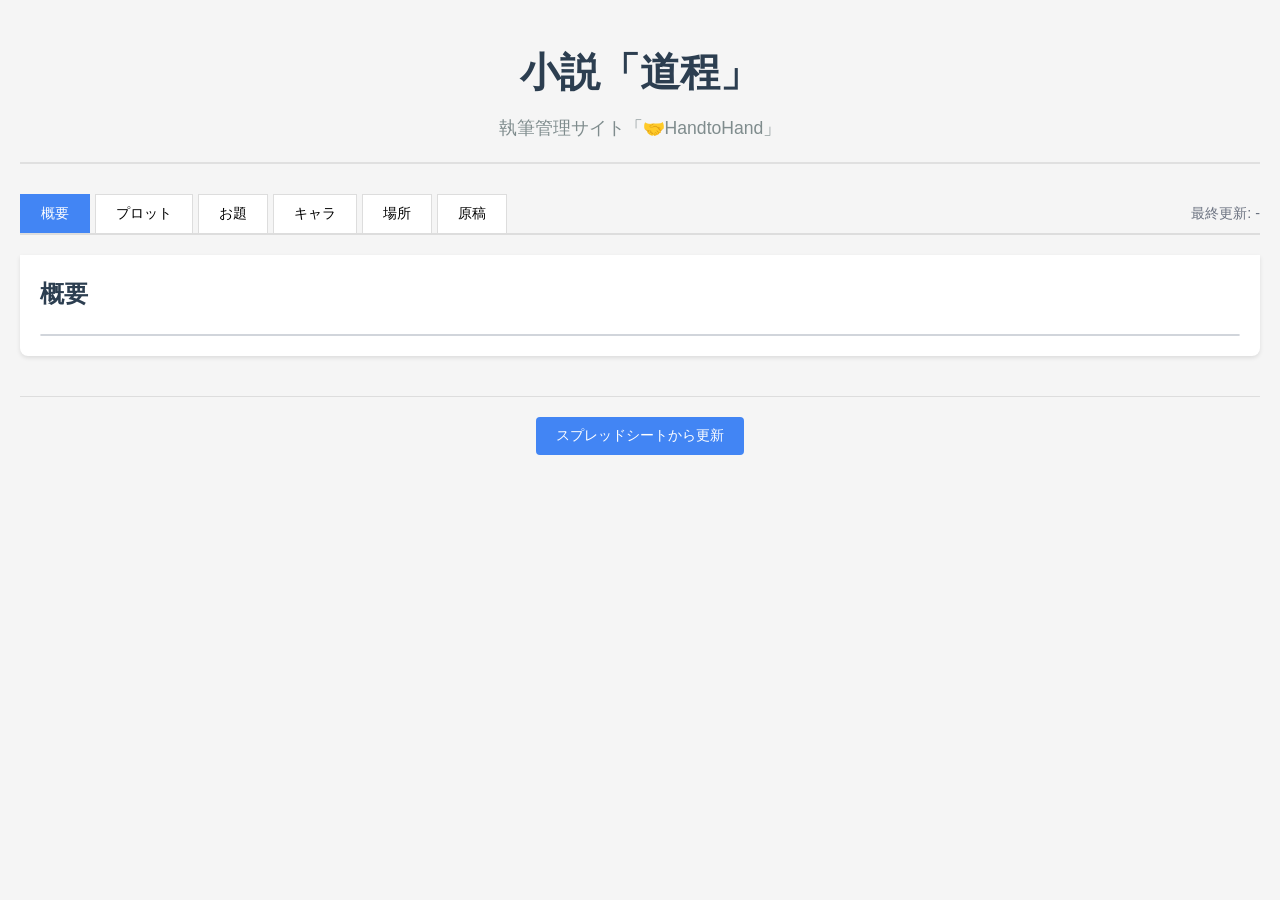
<file: index.html>
<!DOCTYPE html>
<html lang="ja">
<head>
    <meta charset="UTF-8">
    <meta name="viewport" content="width=device-width, initial-scale=1.0">
    <title>「道程」執筆管理サイト「🤝HandtoHand」</title>
    <link rel="stylesheet" href="style.css">
</head>
<body>
    <div class="container">
        <header>
            <h1>小説「道程」</h1>
            <p class="subtitle">執筆管理サイト「🤝HandtoHand」</p>
        </header>

        <nav class="tab-nav">
            <button class="tab-button active" data-tab="overview">概要</button>
            <button class="tab-button" data-tab="plot">プロット</button>
            <button class="tab-button" data-tab="theme">お題</button>
            <button class="tab-button" data-tab="characters">キャラ</button>
            <button class="tab-button" data-tab="locations">場所</button>
            <button class="tab-button" data-tab="manuscript">原稿</button>
            <span class="tab-last-updated">最終更新: <span id="tab-last-updated-time">-</span></span>
        </nav>

        <main>
            <!-- 概要タブ -->
            <div class="tab-content active" id="overview">
                <h2>概要</h2>
                <div class="table-container">
                    <table id="overview-table">
                        <tbody></tbody>
                    </table>
                </div>
            </div>

            <!-- プロットタブ -->
            <div class="tab-content" id="plot">
                <h2>プロット</h2>
                <div class="table-container">
                    <table id="plot-table">
                        <thead>
                            <tr>
                                <th>構成</th>
                                <th>お題</th>
                                <th>場所</th>
                                <th>No.</th>
                                <th>掲載</th>
                                <th>着手</th>
                                <th>校正</th>
                                <th>音楽</th>
                                <th>あらすじ</th>
                                <th>できごと</th>
                                <th>執筆メモ</th>
                            </tr>
                        </thead>
                        <tbody></tbody>
                    </table>
                </div>
            </div>

            <!-- お題タブ -->
            <div class="tab-content" id="theme">
                <h2>お題</h2>
                <div class="table-container">
                    <table id="theme-table">
                        <thead>
                            <tr>
                                <th>章</th>
                                <th>お題</th>
                                <th>イメージ</th>
                                <th>補足</th>
                            </tr>
                        </thead>
                        <tbody></tbody>
                    </table>
                </div>
            </div>

            <!-- キャラタブ -->
            <div class="tab-content" id="characters">
                <h2>キャラ</h2>
                <div class="table-container">
                    <table id="characters-table">
                        <thead>
                            <tr>
                                <th>名前</th>
                                <th>役割</th>
                                <th>性格</th>
                                <th>備考</th>
                                <th>外見</th>
                                <th>メモ</th>
                            </tr>
                        </thead>
                        <tbody></tbody>
                    </table>
                </div>
            </div>

            <!-- 場所タブ -->
            <div class="tab-content" id="locations">
                <h2>場所</h2>
                <div class="table-container">
                    <table id="locations-table">
                        <thead>
                            <tr>
                                <th>場所名</th>
                                <th>説明</th>
                                <th>重要度</th>
                            </tr>
                        </thead>
                        <tbody></tbody>
                    </table>
                </div>
            </div>

            <!-- 原稿タブ -->
            <div class="tab-content" id="manuscript">
                <h2>原稿</h2>
                <div class="table-container">
                    <table id="manuscript-table">
                        <thead>
                            <tr>
                                <th>構成</th>
                                <th>章題</th>
                                <th>No.</th>
                                <th>場所</th>
                                <th>原稿</th>
                                <th>文字数</th>
                                <th>アーカイブ</th>
                            </tr>
                        </thead>
                        <tbody></tbody>
                    </table>
                </div>
            </div>

        </main>

        <footer>
            <div class="update-controls">
                <button class="btn-sheets" onclick="refreshFromGoogleSheets()">スプレッドシートから更新</button>
            </div>
        </footer>
    </div>

    <!-- Google Sheets API -->
    <script src="https://apis.google.com/js/api.js"></script>
    <script src="config.js"></script>
    <script src="script.js"></script>
</body>
</html>
</file>
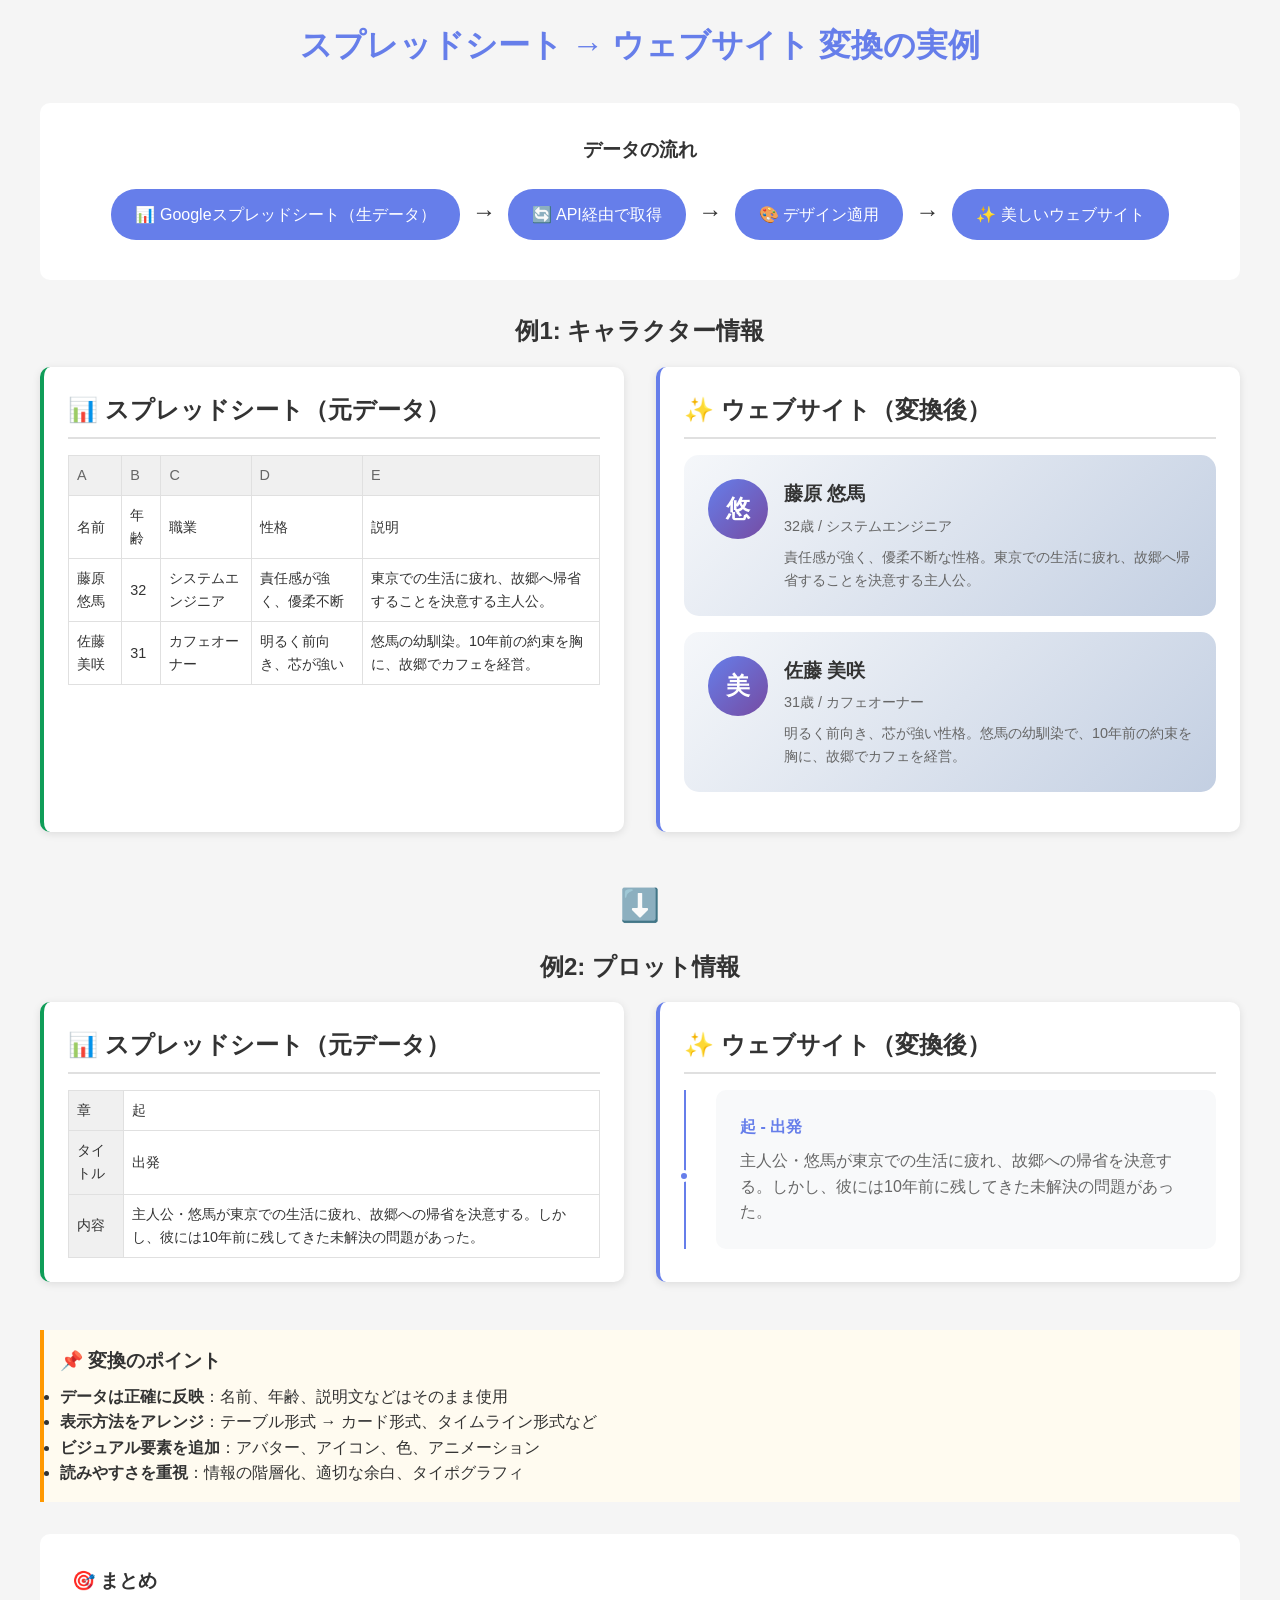
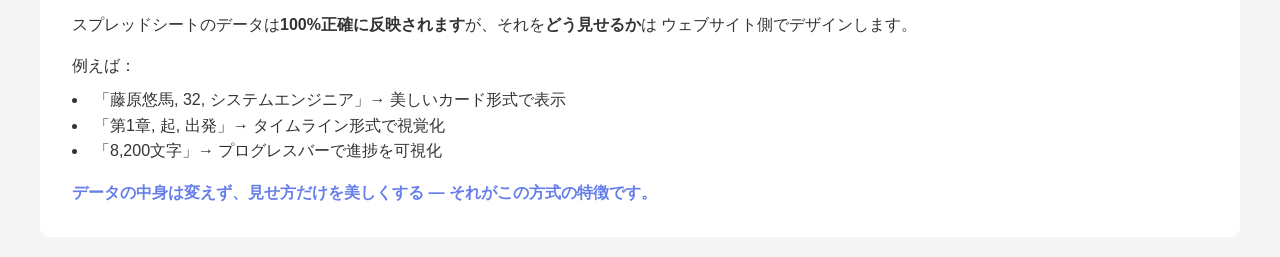
<file: comparison-example.html>
<!DOCTYPE html>
<html lang="ja">
<head>
    <meta charset="UTF-8">
    <meta name="viewport" content="width=device-width, initial-scale=1.0">
    <title>スプレッドシート vs サイト表示の比較</title>
    <style>
        * {
            margin: 0;
            padding: 0;
            box-sizing: border-box;
        }

        body {
            font-family: -apple-system, BlinkMacSystemFont, 'Segoe UI', 'Hiragino Sans', sans-serif;
            line-height: 1.6;
            color: #333;
            background: #f5f5f5;
            padding: 20px;
        }

        .container {
            max-width: 1200px;
            margin: 0 auto;
        }

        h1 {
            text-align: center;
            margin-bottom: 2rem;
            color: #667eea;
        }

        .comparison {
            display: grid;
            grid-template-columns: 1fr 1fr;
            gap: 2rem;
            margin-bottom: 3rem;
        }

        .side {
            background: white;
            border-radius: 10px;
            padding: 1.5rem;
            box-shadow: 0 2px 8px rgba(0,0,0,0.1);
        }

        .side h2 {
            margin-bottom: 1rem;
            padding-bottom: 0.5rem;
            border-bottom: 2px solid #e0e0e0;
        }

        .spreadsheet {
            border-left: 4px solid #0f9d58;
        }

        .website {
            border-left: 4px solid #667eea;
        }

        /* スプレッドシート風のテーブル */
        .sheet-table {
            width: 100%;
            border-collapse: collapse;
            font-size: 0.9rem;
        }

        .sheet-table th,
        .sheet-table td {
            border: 1px solid #e0e0e0;
            padding: 8px;
            text-align: left;
        }

        .sheet-table th {
            background: #f0f0f0;
            font-weight: normal;
            color: #666;
        }

        /* ウェブサイト風の表示 */
        .character-card {
            background: linear-gradient(135deg, #f5f7fa 0%, #c3cfe2 100%);
            border-radius: 15px;
            padding: 1.5rem;
            margin-bottom: 1rem;
            transition: transform 0.3s;
        }

        .character-card:hover {
            transform: translateY(-2px);
            box-shadow: 0 4px 12px rgba(0,0,0,0.15);
        }

        .avatar {
            width: 60px;
            height: 60px;
            background: linear-gradient(135deg, #667eea, #764ba2);
            border-radius: 50%;
            display: inline-flex;
            align-items: center;
            justify-content: center;
            color: white;
            font-size: 1.5rem;
            font-weight: bold;
            margin-right: 1rem;
            float: left;
        }

        .char-info {
            overflow: hidden;
        }

        .char-name {
            font-size: 1.2rem;
            font-weight: bold;
            color: #333;
            margin-bottom: 0.3rem;
        }

        .char-details {
            color: #666;
            font-size: 0.9rem;
        }

        .example-section {
            margin-bottom: 2rem;
        }

        .arrow {
            text-align: center;
            font-size: 2rem;
            color: #667eea;
            margin: 1rem 0;
        }

        .note {
            background: #fffbf0;
            border-left: 4px solid #ff9800;
            padding: 1rem;
            margin-top: 1rem;
        }

        .data-flow {
            background: white;
            border-radius: 10px;
            padding: 2rem;
            margin-bottom: 2rem;
            text-align: center;
        }

        .flow-step {
            display: inline-block;
            background: #667eea;
            color: white;
            padding: 0.8rem 1.5rem;
            border-radius: 25px;
            margin: 0.5rem;
        }

        @media (max-width: 768px) {
            .comparison {
                grid-template-columns: 1fr;
            }
        }
    </style>
</head>
<body>
    <div class="container">
        <h1>スプレッドシート → ウェブサイト 変換の実例</h1>

        <div class="data-flow">
            <h3>データの流れ</h3>
            <div style="margin-top: 1rem;">
                <span class="flow-step">📊 Googleスプレッドシート（生データ）</span>
                <span style="font-size: 1.5rem;">→</span>
                <span class="flow-step">🔄 API経由で取得</span>
                <span style="font-size: 1.5rem;">→</span>
                <span class="flow-step">🎨 デザイン適用</span>
                <span style="font-size: 1.5rem;">→</span>
                <span class="flow-step">✨ 美しいウェブサイト</span>
            </div>
        </div>

        <!-- キャラクター情報の例 -->
        <div class="example-section">
            <h2 style="text-align: center; margin-bottom: 1rem;">例1: キャラクター情報</h2>
            <div class="comparison">
                <div class="side spreadsheet">
                    <h2>📊 スプレッドシート（元データ）</h2>
                    <table class="sheet-table">
                        <thead>
                            <tr>
                                <th>A</th>
                                <th>B</th>
                                <th>C</th>
                                <th>D</th>
                                <th>E</th>
                            </tr>
                        </thead>
                        <tbody>
                            <tr>
                                <td>名前</td>
                                <td>年齢</td>
                                <td>職業</td>
                                <td>性格</td>
                                <td>説明</td>
                            </tr>
                            <tr>
                                <td>藤原悠馬</td>
                                <td>32</td>
                                <td>システムエンジニア</td>
                                <td>責任感が強く、優柔不断</td>
                                <td>東京での生活に疲れ、故郷へ帰省することを決意する主人公。</td>
                            </tr>
                            <tr>
                                <td>佐藤美咲</td>
                                <td>31</td>
                                <td>カフェオーナー</td>
                                <td>明るく前向き、芯が強い</td>
                                <td>悠馬の幼馴染。10年前の約束を胸に、故郷でカフェを経営。</td>
                            </tr>
                        </tbody>
                    </table>
                </div>

                <div class="side website">
                    <h2>✨ ウェブサイト（変換後）</h2>
                    <div class="character-card">
                        <div class="avatar">悠</div>
                        <div class="char-info">
                            <div class="char-name">藤原 悠馬</div>
                            <div class="char-details">32歳 / システムエンジニア</div>
                            <div class="char-details" style="margin-top: 0.5rem;">
                                責任感が強く、優柔不断な性格。東京での生活に疲れ、故郷へ帰省することを決意する主人公。
                            </div>
                        </div>
                    </div>
                    <div class="character-card">
                        <div class="avatar">美</div>
                        <div class="char-info">
                            <div class="char-name">佐藤 美咲</div>
                            <div class="char-details">31歳 / カフェオーナー</div>
                            <div class="char-details" style="margin-top: 0.5rem;">
                                明るく前向き、芯が強い性格。悠馬の幼馴染で、10年前の約束を胸に、故郷でカフェを経営。
                            </div>
                        </div>
                    </div>
                </div>
            </div>
        </div>

        <div class="arrow">⬇️</div>

        <!-- プロット情報の例 -->
        <div class="example-section">
            <h2 style="text-align: center; margin-bottom: 1rem;">例2: プロット情報</h2>
            <div class="comparison">
                <div class="side spreadsheet">
                    <h2>📊 スプレッドシート（元データ）</h2>
                    <table class="sheet-table">
                        <tbody>
                            <tr>
                                <td style="background: #f0f0f0;">章</td>
                                <td>起</td>
                            </tr>
                            <tr>
                                <td style="background: #f0f0f0;">タイトル</td>
                                <td>出発</td>
                            </tr>
                            <tr>
                                <td style="background: #f0f0f0;">内容</td>
                                <td>主人公・悠馬が東京での生活に疲れ、故郷への帰省を決意する。しかし、彼には10年前に残してきた未解決の問題があった。</td>
                            </tr>
                        </tbody>
                    </table>
                </div>

                <div class="side website">
                    <h2>✨ ウェブサイト（変換後）</h2>
                    <div style="position: relative; padding-left: 2rem;">
                        <div style="position: absolute; left: 0; top: 0; bottom: 0; width: 2px; background: #667eea;"></div>
                        <div style="background: #f8f9fa; border-radius: 10px; padding: 1.5rem; position: relative;">
                            <div style="position: absolute; left: -2rem; top: 50%; transform: translateX(-50%); width: 12px; height: 12px; background: #667eea; border-radius: 50%; border: 3px solid white;"></div>
                            <h4 style="color: #667eea; margin-bottom: 0.5rem;">起 - 出発</h4>
                            <p style="color: #666;">主人公・悠馬が東京での生活に疲れ、故郷への帰省を決意する。しかし、彼には10年前に残してきた未解決の問題があった。</p>
                        </div>
                    </div>
                </div>
            </div>
        </div>

        <div class="note">
            <h3>📌 変換のポイント</h3>
            <ul style="margin-top: 0.5rem;">
                <li><strong>データは正確に反映</strong>：名前、年齢、説明文などはそのまま使用</li>
                <li><strong>表示方法をアレンジ</strong>：テーブル形式 → カード形式、タイムライン形式など</li>
                <li><strong>ビジュアル要素を追加</strong>：アバター、アイコン、色、アニメーション</li>
                <li><strong>読みやすさを重視</strong>：情報の階層化、適切な余白、タイポグラフィ</li>
            </ul>
        </div>

        <div style="background: white; border-radius: 10px; padding: 2rem; margin-top: 2rem;">
            <h3>🎯 まとめ</h3>
            <p style="margin-top: 1rem;">
                スプレッドシートのデータは<strong>100%正確に反映されます</strong>が、それを<strong>どう見せるか</strong>は
                ウェブサイト側でデザインします。
            </p>
            <p style="margin-top: 1rem;">
                例えば：
            </p>
            <ul style="margin-top: 0.5rem; list-style-position: inside;">
                <li>「藤原悠馬, 32, システムエンジニア」→ 美しいカード形式で表示</li>
                <li>「第1章, 起, 出発」→ タイムライン形式で視覚化</li>
                <li>「8,200文字」→ プログレスバーで進捗を可視化</li>
            </ul>
            <p style="margin-top: 1rem; color: #667eea; font-weight: bold;">
                データの中身は変えず、見せ方だけを美しくする ― それがこの方式の特徴です。
            </p>
        </div>
    </div>
</body>
</html>
</file>
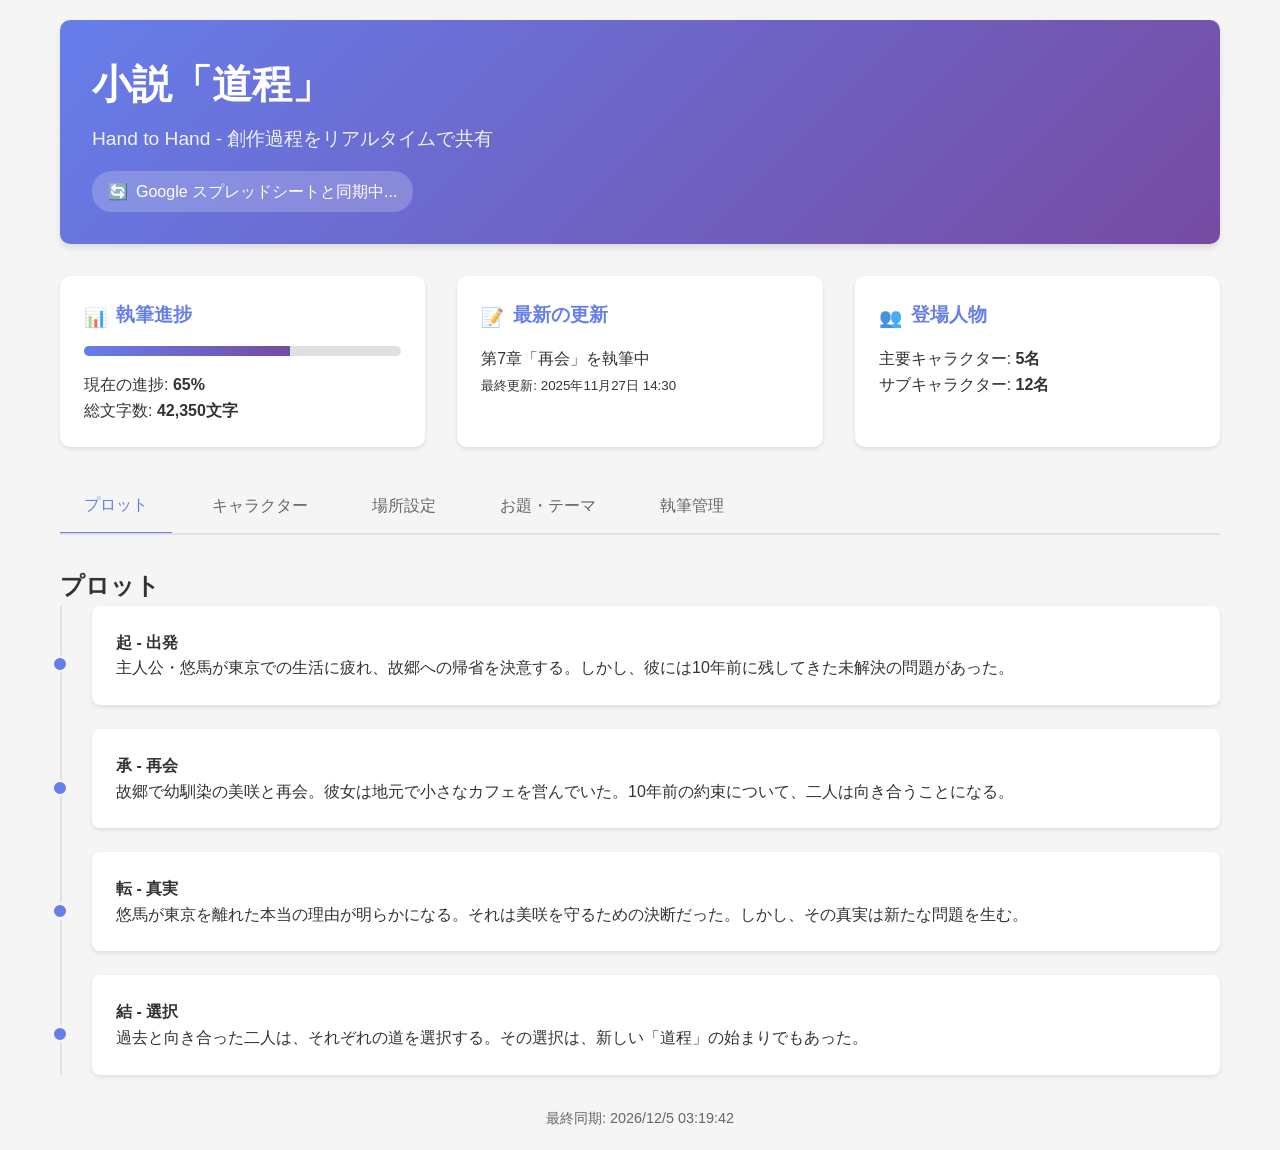
<file: demo-api.html>
<!DOCTYPE html>
<html lang="ja">
<head>
    <meta charset="UTF-8">
    <meta name="viewport" content="width=device-width, initial-scale=1.0">
    <title>道程 - Google Sheets API連携デモ</title>
    <style>
        * {
            margin: 0;
            padding: 0;
            box-sizing: border-box;
        }

        body {
            font-family: -apple-system, BlinkMacSystemFont, 'Segoe UI', 'Hiragino Sans', sans-serif;
            line-height: 1.6;
            color: #333;
            background: #f5f5f5;
        }

        .container {
            max-width: 1200px;
            margin: 0 auto;
            padding: 20px;
        }

        header {
            background: linear-gradient(135deg, #667eea 0%, #764ba2 100%);
            color: white;
            padding: 2rem;
            border-radius: 10px;
            margin-bottom: 2rem;
            box-shadow: 0 4px 6px rgba(0,0,0,0.1);
        }

        h1 {
            font-size: 2.5rem;
            margin-bottom: 0.5rem;
        }

        .subtitle {
            opacity: 0.9;
            font-size: 1.2rem;
        }

        .sync-status {
            background: rgba(255,255,255,0.2);
            padding: 0.5rem 1rem;
            border-radius: 20px;
            display: inline-flex;
            align-items: center;
            margin-top: 1rem;
            gap: 0.5rem;
        }

        .sync-status.syncing {
            animation: pulse 2s infinite;
        }

        @keyframes pulse {
            0%, 100% { opacity: 0.6; }
            50% { opacity: 1; }
        }

        .dashboard {
            display: grid;
            grid-template-columns: repeat(auto-fit, minmax(300px, 1fr));
            gap: 2rem;
            margin-bottom: 2rem;
        }

        .card {
            background: white;
            border-radius: 10px;
            padding: 1.5rem;
            box-shadow: 0 2px 4px rgba(0,0,0,0.1);
            transition: transform 0.2s;
        }

        .card:hover {
            transform: translateY(-2px);
            box-shadow: 0 4px 8px rgba(0,0,0,0.15);
        }

        .card h3 {
            color: #667eea;
            margin-bottom: 1rem;
            display: flex;
            align-items: center;
            gap: 0.5rem;
        }

        .card-icon {
            width: 24px;
            height: 24px;
            opacity: 0.8;
        }

        .progress-bar {
            background: #e0e0e0;
            height: 10px;
            border-radius: 5px;
            overflow: hidden;
            margin: 1rem 0;
        }

        .progress-fill {
            height: 100%;
            background: linear-gradient(to right, #667eea, #764ba2);
            transition: width 0.5s ease;
        }

        .tabs {
            display: flex;
            gap: 1rem;
            margin-bottom: 2rem;
            border-bottom: 2px solid #e0e0e0;
            overflow-x: auto;
        }

        .tab {
            padding: 1rem 1.5rem;
            border: none;
            background: none;
            cursor: pointer;
            font-size: 1rem;
            color: #666;
            white-space: nowrap;
            transition: all 0.3s;
        }

        .tab.active {
            color: #667eea;
            border-bottom: 3px solid #667eea;
            margin-bottom: -2px;
        }

        .tab-content {
            display: none;
            animation: fadeIn 0.3s;
        }

        .tab-content.active {
            display: block;
        }

        @keyframes fadeIn {
            from { opacity: 0; transform: translateY(10px); }
            to { opacity: 1; transform: translateY(0); }
        }

        .character-grid {
            display: grid;
            grid-template-columns: repeat(auto-fill, minmax(250px, 1fr));
            gap: 1.5rem;
        }

        .character-card {
            background: white;
            border-radius: 10px;
            padding: 1.5rem;
            box-shadow: 0 2px 4px rgba(0,0,0,0.1);
            text-align: center;
        }

        .character-avatar {
            width: 80px;
            height: 80px;
            background: linear-gradient(135deg, #667eea, #764ba2);
            border-radius: 50%;
            margin: 0 auto 1rem;
            display: flex;
            align-items: center;
            justify-content: center;
            color: white;
            font-size: 2rem;
            font-weight: bold;
        }

        .plot-timeline {
            position: relative;
            padding-left: 2rem;
        }

        .plot-timeline::before {
            content: '';
            position: absolute;
            left: 0;
            top: 0;
            bottom: 0;
            width: 2px;
            background: #e0e0e0;
        }

        .plot-point {
            position: relative;
            padding: 1.5rem;
            background: white;
            border-radius: 8px;
            margin-bottom: 1.5rem;
            box-shadow: 0 2px 4px rgba(0,0,0,0.1);
        }

        .plot-point::before {
            content: '';
            position: absolute;
            left: -2rem;
            top: 50%;
            transform: translateX(-50%);
            width: 12px;
            height: 12px;
            background: #667eea;
            border-radius: 50%;
            border: 3px solid #f5f5f5;
        }

        .location-map {
            background: white;
            border-radius: 10px;
            padding: 2rem;
            margin-top: 1rem;
            box-shadow: 0 2px 4px rgba(0,0,0,0.1);
        }

        .location-item {
            padding: 1rem;
            border-left: 4px solid #667eea;
            margin-bottom: 1rem;
            background: #f8f8fc;
        }

        .last-update {
            color: #666;
            font-size: 0.9rem;
            margin-top: 2rem;
            text-align: center;
        }

        .loading {
            text-align: center;
            padding: 3rem;
            color: #666;
        }

        .spinner {
            border: 3px solid #f3f3f3;
            border-top: 3px solid #667eea;
            border-radius: 50%;
            width: 40px;
            height: 40px;
            animation: spin 1s linear infinite;
            margin: 0 auto 1rem;
        }

        @keyframes spin {
            0% { transform: rotate(0deg); }
            100% { transform: rotate(360deg); }
        }
    </style>
</head>
<body>
    <div class="container">
        <header>
            <h1>小説「道程」</h1>
            <p class="subtitle">Hand to Hand - 創作過程をリアルタイムで共有</p>
            <div class="sync-status syncing">
                <span>🔄</span>
                <span>Google スプレッドシートと同期中...</span>
            </div>
        </header>

        <div class="dashboard">
            <div class="card">
                <h3>
                    <span class="card-icon">📊</span>
                    執筆進捗
                </h3>
                <div class="progress-bar">
                    <div class="progress-fill" style="width: 65%"></div>
                </div>
                <p>現在の進捗: <strong>65%</strong></p>
                <p>総文字数: <strong>42,350文字</strong></p>
            </div>

            <div class="card">
                <h3>
                    <span class="card-icon">📝</span>
                    最新の更新
                </h3>
                <p>第7章「再会」を執筆中</p>
                <p><small>最終更新: 2025年11月27日 14:30</small></p>
            </div>

            <div class="card">
                <h3>
                    <span class="card-icon">👥</span>
                    登場人物
                </h3>
                <p>主要キャラクター: <strong>5名</strong></p>
                <p>サブキャラクター: <strong>12名</strong></p>
            </div>
        </div>

        <nav class="tabs">
            <button class="tab active" onclick="showTab('plot')">プロット</button>
            <button class="tab" onclick="showTab('characters')">キャラクター</button>
            <button class="tab" onclick="showTab('locations')">場所設定</button>
            <button class="tab" onclick="showTab('themes')">お題・テーマ</button>
            <button class="tab" onclick="showTab('progress')">執筆管理</button>
        </nav>

        <div id="plot" class="tab-content active">
            <h2>プロット</h2>
            <div class="plot-timeline">
                <div class="plot-point">
                    <h4>起 - 出発</h4>
                    <p>主人公・悠馬が東京での生活に疲れ、故郷への帰省を決意する。しかし、彼には10年前に残してきた未解決の問題があった。</p>
                </div>
                <div class="plot-point">
                    <h4>承 - 再会</h4>
                    <p>故郷で幼馴染の美咲と再会。彼女は地元で小さなカフェを営んでいた。10年前の約束について、二人は向き合うことになる。</p>
                </div>
                <div class="plot-point">
                    <h4>転 - 真実</h4>
                    <p>悠馬が東京を離れた本当の理由が明らかになる。それは美咲を守るための決断だった。しかし、その真実は新たな問題を生む。</p>
                </div>
                <div class="plot-point">
                    <h4>結 - 選択</h4>
                    <p>過去と向き合った二人は、それぞれの道を選択する。その選択は、新しい「道程」の始まりでもあった。</p>
                </div>
            </div>
        </div>

        <div id="characters" class="tab-content">
            <h2>キャラクター設定</h2>
            <div class="character-grid">
                <div class="character-card">
                    <div class="character-avatar">悠</div>
                    <h4>藤原 悠馬</h4>
                    <p><strong>年齢:</strong> 32歳</p>
                    <p><strong>職業:</strong> システムエンジニア</p>
                    <p><strong>性格:</strong> 責任感が強く、優柔不断</p>
                    <p><small>東京での生活に疲れ、故郷へ帰省することを決意する主人公。</small></p>
                </div>
                <div class="character-card">
                    <div class="character-avatar">美</div>
                    <h4>佐藤 美咲</h4>
                    <p><strong>年齢:</strong> 31歳</p>
                    <p><strong>職業:</strong> カフェオーナー</p>
                    <p><strong>性格:</strong> 明るく前向き、芯が強い</p>
                    <p><small>悠馬の幼馴染。10年前の約束を胸に、故郷でカフェを経営。</small></p>
                </div>
                <div class="character-card">
                    <div class="character-avatar">健</div>
                    <h4>山田 健太</h4>
                    <p><strong>年齢:</strong> 33歳</p>
                    <p><strong>職業:</strong> 地元企業勤務</p>
                    <p><strong>性格:</strong> 面倒見が良い、お節介</p>
                    <p><small>悠馬と美咲の共通の友人。二人の関係を心配している。</small></p>
                </div>
            </div>
        </div>

        <div id="locations" class="tab-content">
            <h2>場所設定</h2>
            <div class="location-map">
                <div class="location-item">
                    <h4>海沿いの町</h4>
                    <p>物語の舞台となる故郷。人口約2万人の小さな港町。</p>
                </div>
                <div class="location-item">
                    <h4>café 道程</h4>
                    <p>美咲が経営するカフェ。海が見える高台にあり、地元の人々の憩いの場。</p>
                </div>
                <div class="location-item">
                    <h4>灯台</h4>
                    <p>悠馬と美咲の思い出の場所。10年前の約束もここで交わされた。</p>
                </div>
                <div class="location-item">
                    <h4>東京のオフィス</h4>
                    <p>悠馬が働くIT企業。都心の高層ビルにあり、故郷とは対照的な環境。</p>
                </div>
            </div>
        </div>

        <div id="themes" class="tab-content">
            <h2>お題・テーマ</h2>
            <div class="card">
                <h3>中心テーマ</h3>
                <p><strong>「道程」</strong> - 人生の歩み、選択、そして新しい一歩</p>
                <ul>
                    <li>過去との向き合い方</li>
                    <li>故郷と都会の対比</li>
                    <li>約束と責任</li>
                    <li>再出発の勇気</li>
                </ul>
            </div>
            <div class="card">
                <h3>執筆のきっかけ</h3>
                <p>「もし10年前に違う選択をしていたら」という問いから始まった物語。誰もが抱える「もしも」に向き合う勇気について描きたかった。</p>
            </div>
        </div>

        <div id="progress" class="tab-content">
            <h2>執筆管理</h2>
            <div class="card">
                <h3>章別進捗</h3>
                <table style="width: 100%; margin-top: 1rem;">
                    <tr>
                        <th style="text-align: left; padding: 0.5rem;">章</th>
                        <th style="text-align: left; padding: 0.5rem;">タイトル</th>
                        <th style="text-align: right; padding: 0.5rem;">文字数</th>
                        <th style="text-align: center; padding: 0.5rem;">状態</th>
                    </tr>
                    <tr>
                        <td style="padding: 0.5rem;">第1章</td>
                        <td style="padding: 0.5rem;">帰郷</td>
                        <td style="text-align: right; padding: 0.5rem;">8,200</td>
                        <td style="text-align: center; padding: 0.5rem;">✅ 完了</td>
                    </tr>
                    <tr>
                        <td style="padding: 0.5rem;">第2章</td>
                        <td style="padding: 0.5rem;">十年ぶりの海</td>
                        <td style="text-align: right; padding: 0.5rem;">7,500</td>
                        <td style="text-align: center; padding: 0.5rem;">✅ 完了</td>
                    </tr>
                    <tr>
                        <td style="padding: 0.5rem;">第3章</td>
                        <td style="padding: 0.5rem;">café 道程</td>
                        <td style="text-align: right; padding: 0.5rem;">9,100</td>
                        <td style="text-align: center; padding: 0.5rem;">✅ 完了</td>
                    </tr>
                    <tr>
                        <td style="padding: 0.5rem;">第4章</td>
                        <td style="padding: 0.5rem;">約束の灯台</td>
                        <td style="text-align: right; padding: 0.5rem;">6,800</td>
                        <td style="text-align: center; padding: 0.5rem;">✅ 完了</td>
                    </tr>
                    <tr>
                        <td style="padding: 0.5rem;">第5章</td>
                        <td style="padding: 0.5rem;">真実</td>
                        <td style="text-align: right; padding: 0.5rem;">5,400</td>
                        <td style="text-align: center; padding: 0.5rem;">✅ 完了</td>
                    </tr>
                    <tr>
                        <td style="padding: 0.5rem;">第6章</td>
                        <td style="padding: 0.5rem;">選択</td>
                        <td style="text-align: right; padding: 0.5rem;">5,350</td>
                        <td style="text-align: center; padding: 0.5rem;">✅ 完了</td>
                    </tr>
                    <tr>
                        <td style="padding: 0.5rem;">第7章</td>
                        <td style="padding: 0.5rem;">新しい道程</td>
                        <td style="text-align: right; padding: 0.5rem;">2,100</td>
                        <td style="text-align: center; padding: 0.5rem;">📝 執筆中</td>
                    </tr>
                </table>
            </div>
        </div>

        <div class="last-update">
            最終同期: <span id="lastSync">2025年11月27日 14:30:45</span>
        </div>
    </div>

    <script>
        // タブ切り替え機能
        function showTab(tabName) {
            // すべてのタブコンテンツを非表示
            document.querySelectorAll('.tab-content').forEach(content => {
                content.classList.remove('active');
            });
            
            // すべてのタブボタンから active クラスを削除
            document.querySelectorAll('.tab').forEach(tab => {
                tab.classList.remove('active');
            });
            
            // 選択されたタブを表示
            document.getElementById(tabName).classList.add('active');
            
            // 選択されたタブボタンに active クラスを追加
            event.target.classList.add('active');
        }

        // 同期状態のシミュレーション
        setTimeout(() => {
            const syncStatus = document.querySelector('.sync-status');
            syncStatus.classList.remove('syncing');
            syncStatus.innerHTML = '<span>✅</span><span>同期完了</span>';
        }, 2000);

        // リアルタイム更新のシミュレーション
        setInterval(() => {
            const now = new Date();
            const formatted = now.toLocaleString('ja-JP', {
                year: 'numeric',
                month: 'numeric', 
                day: 'numeric',
                hour: '2-digit',
                minute: '2-digit',
                second: '2-digit'
            });
            document.getElementById('lastSync').textContent = formatted;
        }, 1000);

        // Google Sheets API統合のサンプルコード（コメント形式）
        /*
        // APIキーとスプレッドシートID
        const API_KEY = 'YOUR_API_KEY';
        const SPREADSHEET_ID = '1Nh1yDXMdR6Z-Hoyua6T76hdtmO5g5x7Prt1-SpRGoKc';
        
        // データ取得関数
        async function fetchSheetData(sheetName) {
            const url = `https://sheets.googleapis.com/v4/spreadsheets/${SPREADSHEET_ID}/values/${sheetName}?key=${API_KEY}`;
            const response = await fetch(url);
            const data = await response.json();
            return data.values;
        }
        
        // 定期的にデータを取得して更新
        async function updateFromSheets() {
            try {
                // 各シートからデータを取得
                const plotData = await fetchSheetData('プロット');
                const characterData = await fetchSheetData('キャラ');
                const progressData = await fetchSheetData('管理');
                
                // UIを更新
                updatePlotSection(plotData);
                updateCharacterSection(characterData);
                updateProgressSection(progressData);
                
                // 同期状態を更新
                updateSyncStatus('completed');
            } catch (error) {
                console.error('同期エラー:', error);
                updateSyncStatus('error');
            }
        }
        
        // 30秒ごとに自動更新
        setInterval(updateFromSheets, 30000);
        */
    </script>
</body>
</html>
</file>
<file: style.css>
/* リセットと基本スタイル */
* {
    margin: 0;
    padding: 0;
    box-sizing: border-box;
}

body {
    font-family: -apple-system, BlinkMacSystemFont, 'Segoe UI', Roboto, Arial, sans-serif;
    background-color: #f5f5f5;
    color: #333;
    line-height: 1.6;
}

.container {
    max-width: 1400px;
    margin: 0 auto;
    padding: 20px;
}

/* ヘッダー */
header {
    text-align: center;
    margin-bottom: 30px;
    padding: 20px 0;
    border-bottom: 2px solid #e0e0e0;
}

header h1 {
    font-size: 2.5em;
    color: #2c3e50;
    margin-bottom: 10px;
}

.subtitle {
    color: #7f8c8d;
    font-size: 1.1em;
}

/* タブナビゲーション */
.tab-nav {
    display: flex;
    gap: 5px;
    margin-bottom: 20px;
    border-bottom: 2px solid #ddd;
    overflow-x: auto;
    align-items: center;
}

.tab-button {
    padding: 10px 20px;
    background: #fff;
    border: 1px solid #ddd;
    border-bottom: none;
    cursor: pointer;
    font-size: 14px;
    transition: all 0.3s;
    white-space: nowrap;
}

.tab-button:hover {
    background: #f8f8f8;
}

.tab-button.active {
    background: #4285f4;
    color: white;
    border-color: #4285f4;
}

/* タブコンテンツ */
.tab-content {
    display: none;
    background: white;
    padding: 20px;
    border-radius: 0 0 8px 8px;
    box-shadow: 0 2px 4px rgba(0, 0, 0, 0.1);
}

.tab-content.active {
    display: block;
}

.tab-content h2 {
    margin-bottom: 20px;
    color: #2c3e50;
}

.tab-last-updated {
    margin-left: auto;
    font-size: 0.9em;
    color: #6b7280;
    white-space: nowrap;
}

/* テーブルスタイル（スプレッドシート風） */
.table-container {
    width: 100%;
    overflow-x: auto;
    border: 1px solid #d1d5db;
    border-radius: 4px;
    -webkit-overflow-scrolling: touch; /* 慣性スクロール */
    overscroll-behavior-x: contain;
}

table {
    width: 100%;
    border-collapse: collapse;
    background: white;
    font-size: 14px;
    min-width: 860px; /* 横スクロールを前提とした最低幅 */
}

/* 概要タブは横スクロールさせない */
#overview .table-container {
    overflow: visible;
}

#overview-table {
    min-width: auto;
}

/* プロット表は情報量が多いため広めに確保 */
#plot-table {
    min-width: 1050px;
}

/* プロットタブの列幅調整 */
#plot-table th:nth-child(1),
#plot-table td:nth-child(1) { width: 70px; text-align: center; }

#plot-table th:nth-child(2),
#plot-table td:nth-child(2) { width: 95px; }

#plot-table th:nth-child(3),
#plot-table td:nth-child(3) { width: 90px; }

#plot-table th:nth-child(4),
#plot-table td:nth-child(4) { width: 55px; text-align: center; }

#plot-table th:nth-child(5),
#plot-table td:nth-child(5) {
    width: 80px;
    word-break: break-all;
}

#plot-table th:nth-child(6),
#plot-table td:nth-child(6),
#plot-table th:nth-child(7),
#plot-table td:nth-child(7),
#plot-table th:nth-child(8),
#plot-table td:nth-child(8) {
    width: 55px;
    text-align: center;
}

#plot-table th:nth-child(9),
#plot-table td:nth-child(9),
#plot-table th:nth-child(10),
#plot-table td:nth-child(10) {
    width: 240px;
}

#plot-table th:nth-child(11),
#plot-table td:nth-child(11) {
    width: 320px; /* 執筆メモ */
}

thead {
    background: #f3f4f6;
    position: sticky;
    top: 0;
    z-index: 10;
}

th {
    padding: 12px 16px;
    text-align: left;
    font-weight: 600;
    color: #374151;
    border-bottom: 2px solid #d1d5db;
    border-right: 1px solid #e5e7eb;
}

th:last-child {
    border-right: none;
}

td {
    padding: 12px 16px;
    border-bottom: 1px solid #e5e7eb;
    border-right: 1px solid #e5e7eb;
    vertical-align: top;
    white-space: pre-wrap;
    line-height: 1.6;
    word-break: break-word;
}

.table-container a {
    color: #2563eb;
    text-decoration: underline;
    word-break: break-all;
}

td:last-child {
    border-right: none;
}

tr:hover td {
    background-color: #f9fafb;
}

/* 概要タブの特別なスタイル */
#overview-table td:first-child {
    font-weight: 600;
    background-color: #f3f4f6;
    width: 150px;
}

/* キャラクタータブの列幅調整 */
#characters-table th:nth-child(1) { width: 15%; }
#characters-table th:nth-child(2) { width: 15%; }
#characters-table th:nth-child(3) { width: 20%; }
#characters-table th:nth-child(4) { width: 20%; }
#characters-table th:nth-child(5) { width: 15%; }
#characters-table th:nth-child(6) { width: 15%; }

/* お題タブの列幅調整 */
#theme-table th:nth-child(1),
#theme-table td:nth-child(1) {
    width: 6%;
}

#theme-table th:nth-child(2),
#theme-table td:nth-child(2) {
    width: 18%;
}

/* 原稿タブの列幅 */
#manuscript-table th:nth-child(1),
#manuscript-table td:nth-child(1) { width: 80px; }

#manuscript-table th:nth-child(2),
#manuscript-table td:nth-child(2) { width: 120px; }

#manuscript-table th:nth-child(3),
#manuscript-table td:nth-child(3) { width: 60px; text-align: center; }

#manuscript-table th:nth-child(4),
#manuscript-table td:nth-child(4) { width: 120px; }

#manuscript-table th:nth-child(5),
#manuscript-table td:nth-child(5) {
    min-width: 400px;
}

#manuscript-table th:nth-child(6),
#manuscript-table td:nth-child(6) {
    width: 80px;
    text-align: right;
}

#manuscript-table th:nth-child(7),
#manuscript-table td:nth-child(7) {
    width: 160px;
}

/* フッター */
footer {
    margin-top: 40px;
    padding: 20px 0;
    border-top: 1px solid #ddd;
}

.update-controls {
    display: flex;
    justify-content: center;
    align-items: center;
    gap: 20px;
}

.btn-sheets {
    padding: 10px 20px;
    background: #4285f4;
    color: white;
    border: none;
    border-radius: 4px;
    cursor: pointer;
    font-size: 14px;
    transition: all 0.3s;
}

.btn-sheets:hover {
    background: #3367d6;
    transform: translateY(-1px);
    box-shadow: 0 4px 8px rgba(0, 0, 0, 0.2);
}

.last-updated {
    font-size: 14px;
    color: #6c757d;
}

/* お題タブのスタイル */
.theme-content {
    padding: 20px;
    background: #f9fafb;
    border: 1px solid #d1d5db;
    border-radius: 4px;
    line-height: 1.8;
}

.theme-content p {
    margin-bottom: 1em;
}

.theme-content p:last-child {
    margin-bottom: 0;
}

/* レスポンシブ */
@media (max-width: 768px) {
    .container {
        padding: 10px;
    }

    .table-container {
        margin-bottom: 16px;
    }

    header h1 {
        font-size: 2em;
    }

    .tab-button {
        font-size: 12px;
        padding: 8px 15px;
    }

    table {
        font-size: 12px;
        min-width: 640px; /* モバイルでも表全体を維持 */
        table-layout: fixed;
    }

    th, td {
        padding: 8px 12px;
    }
}
</file>
